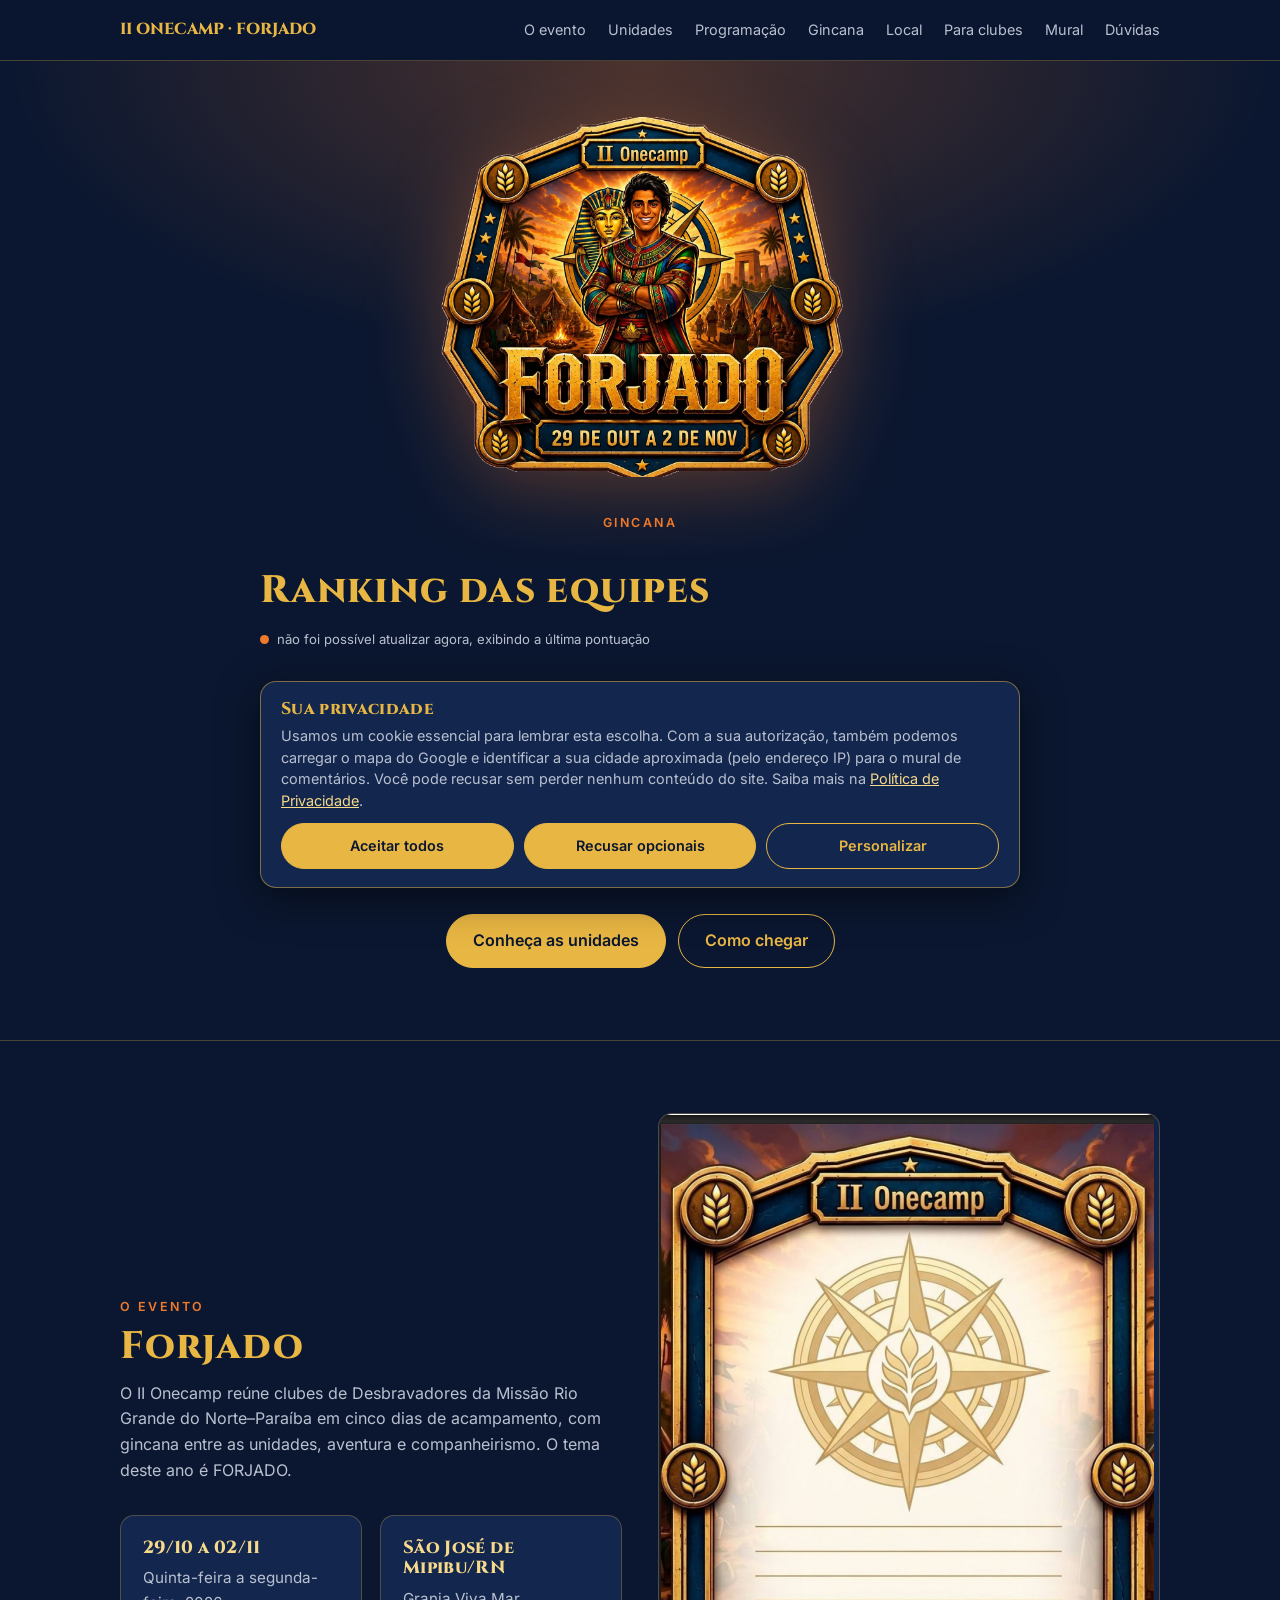
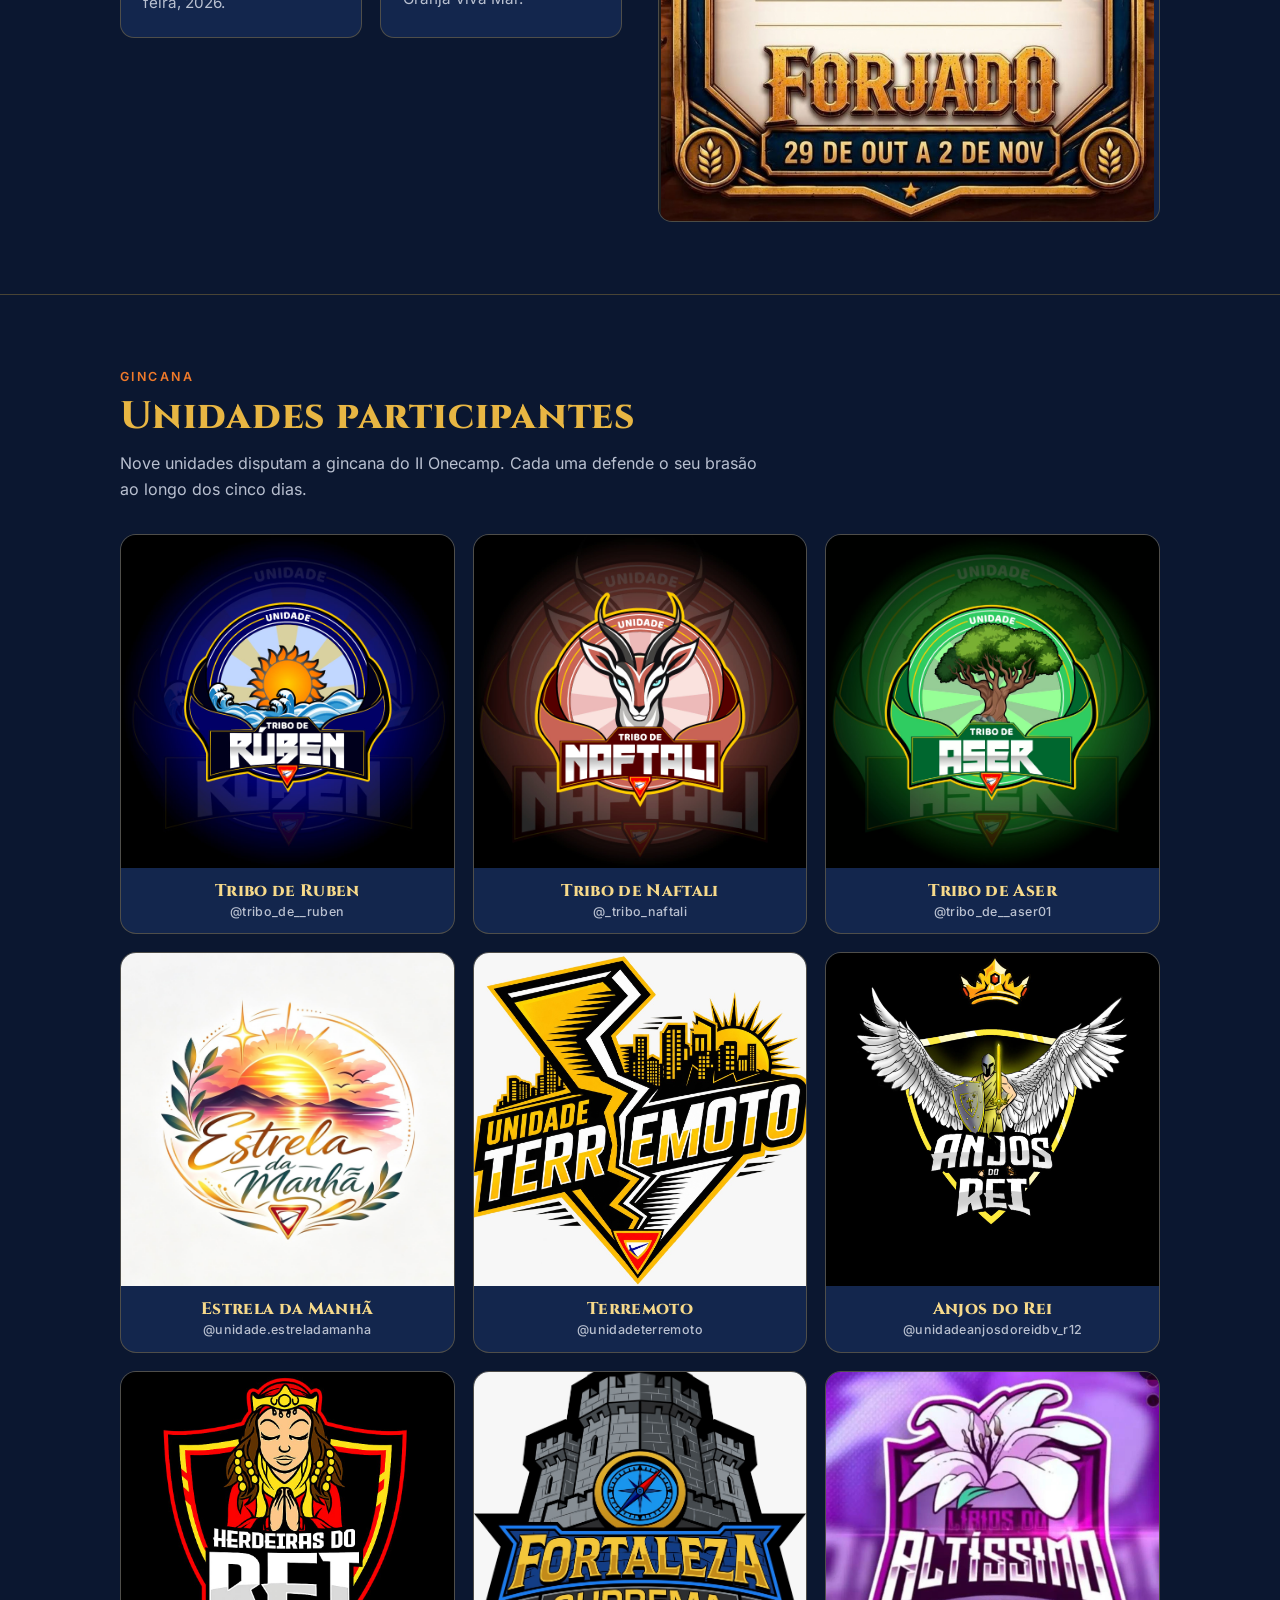
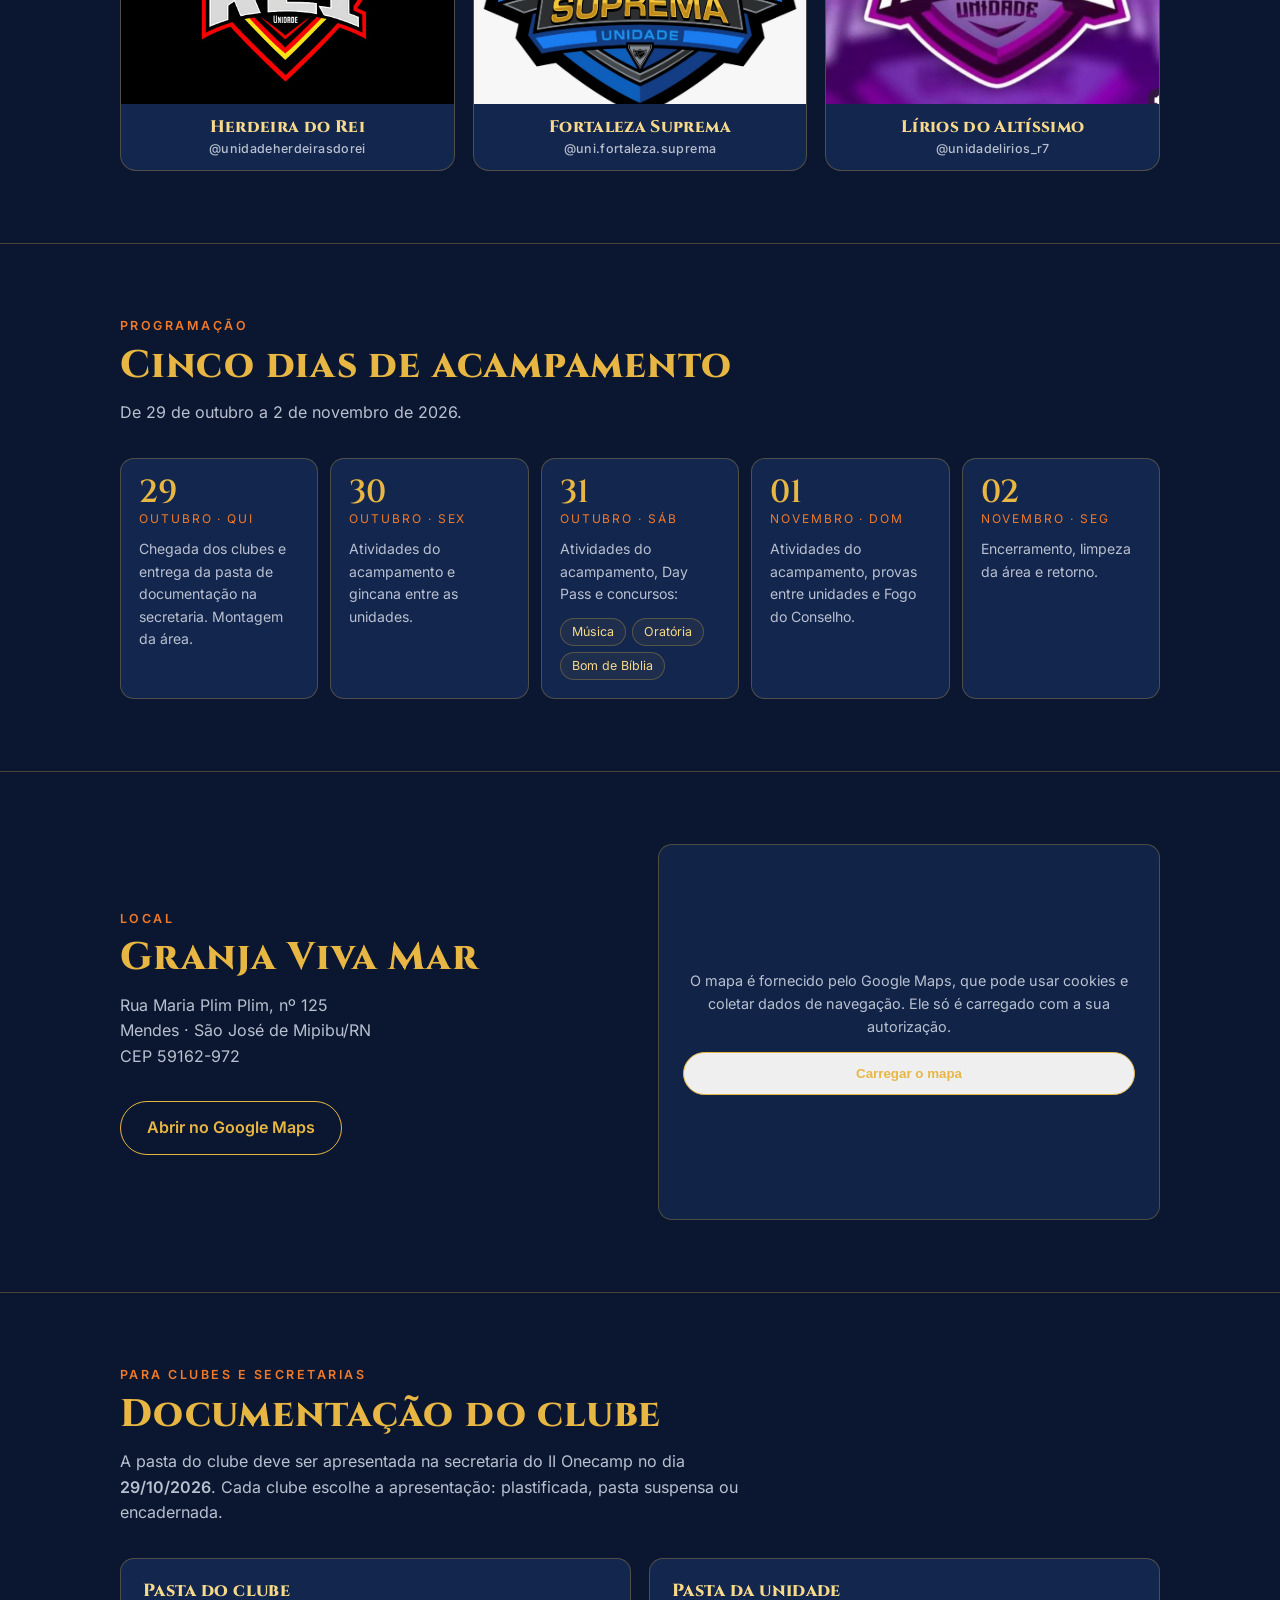
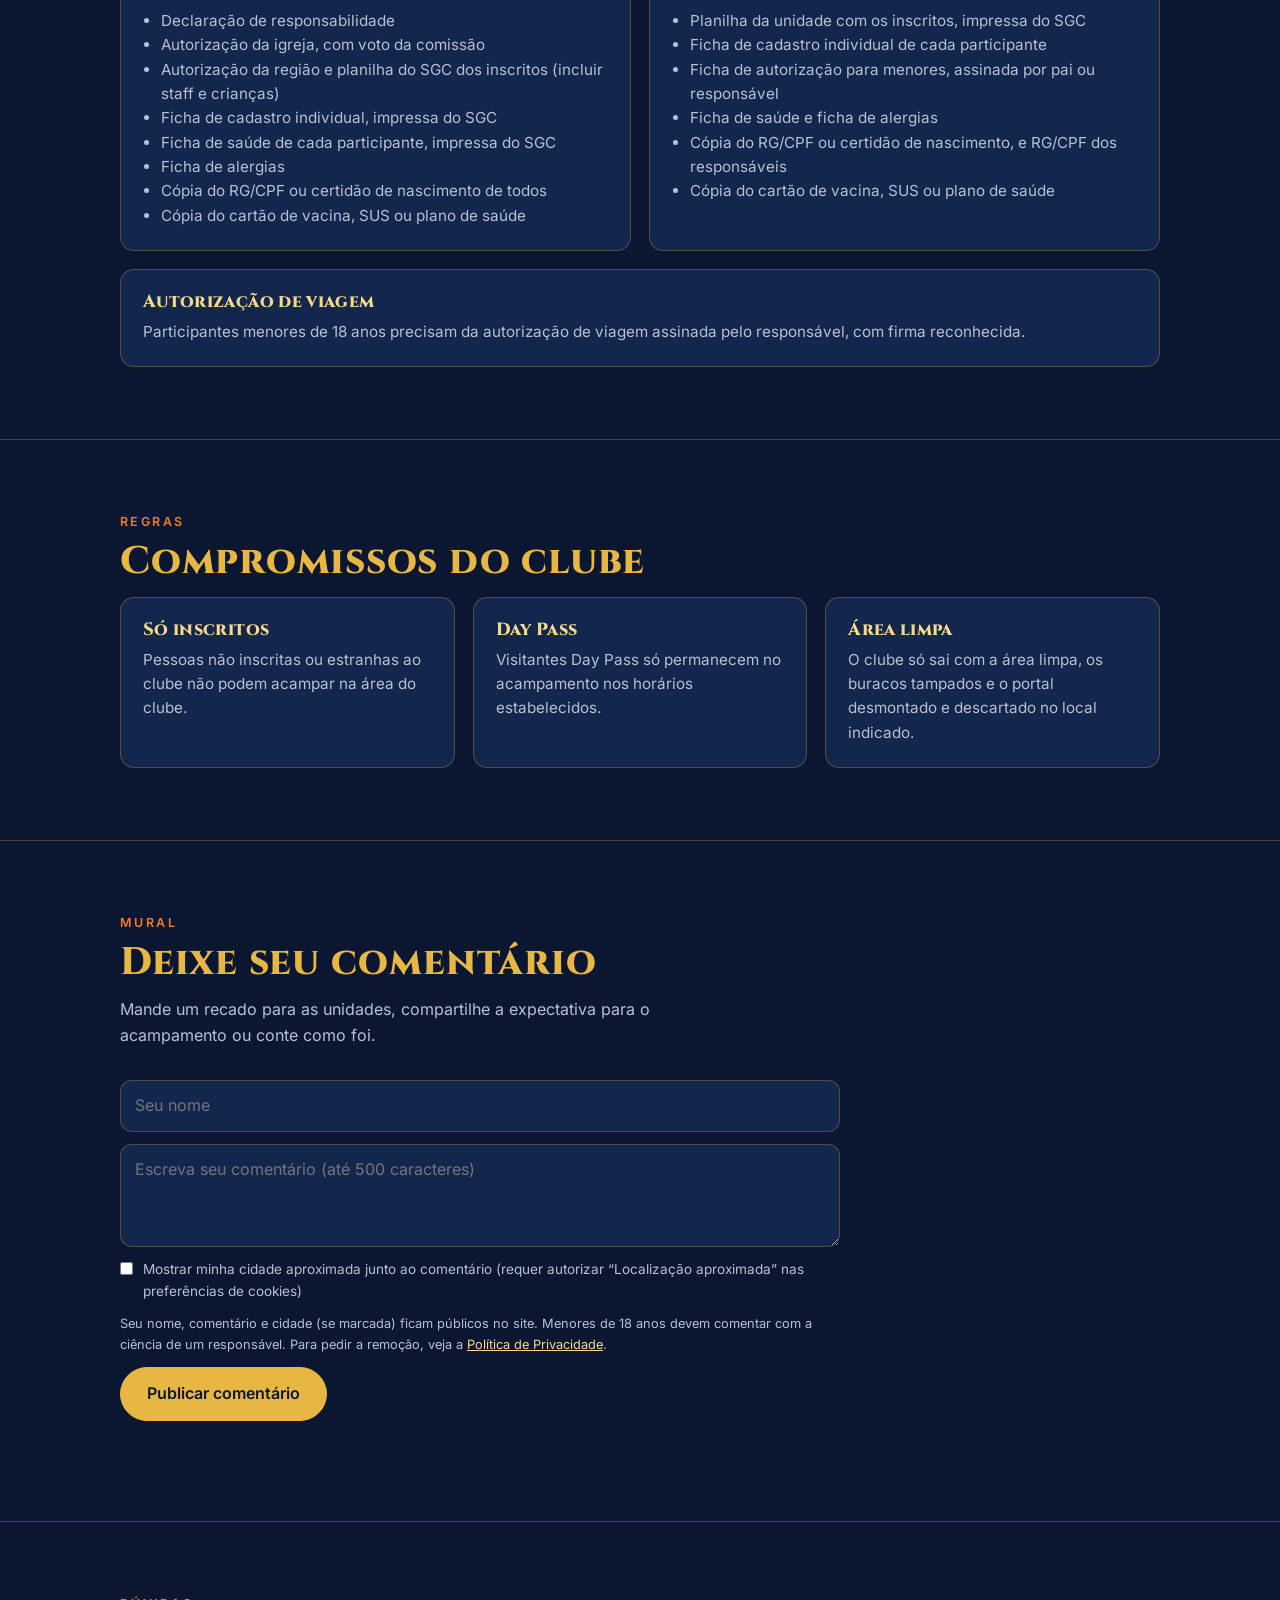
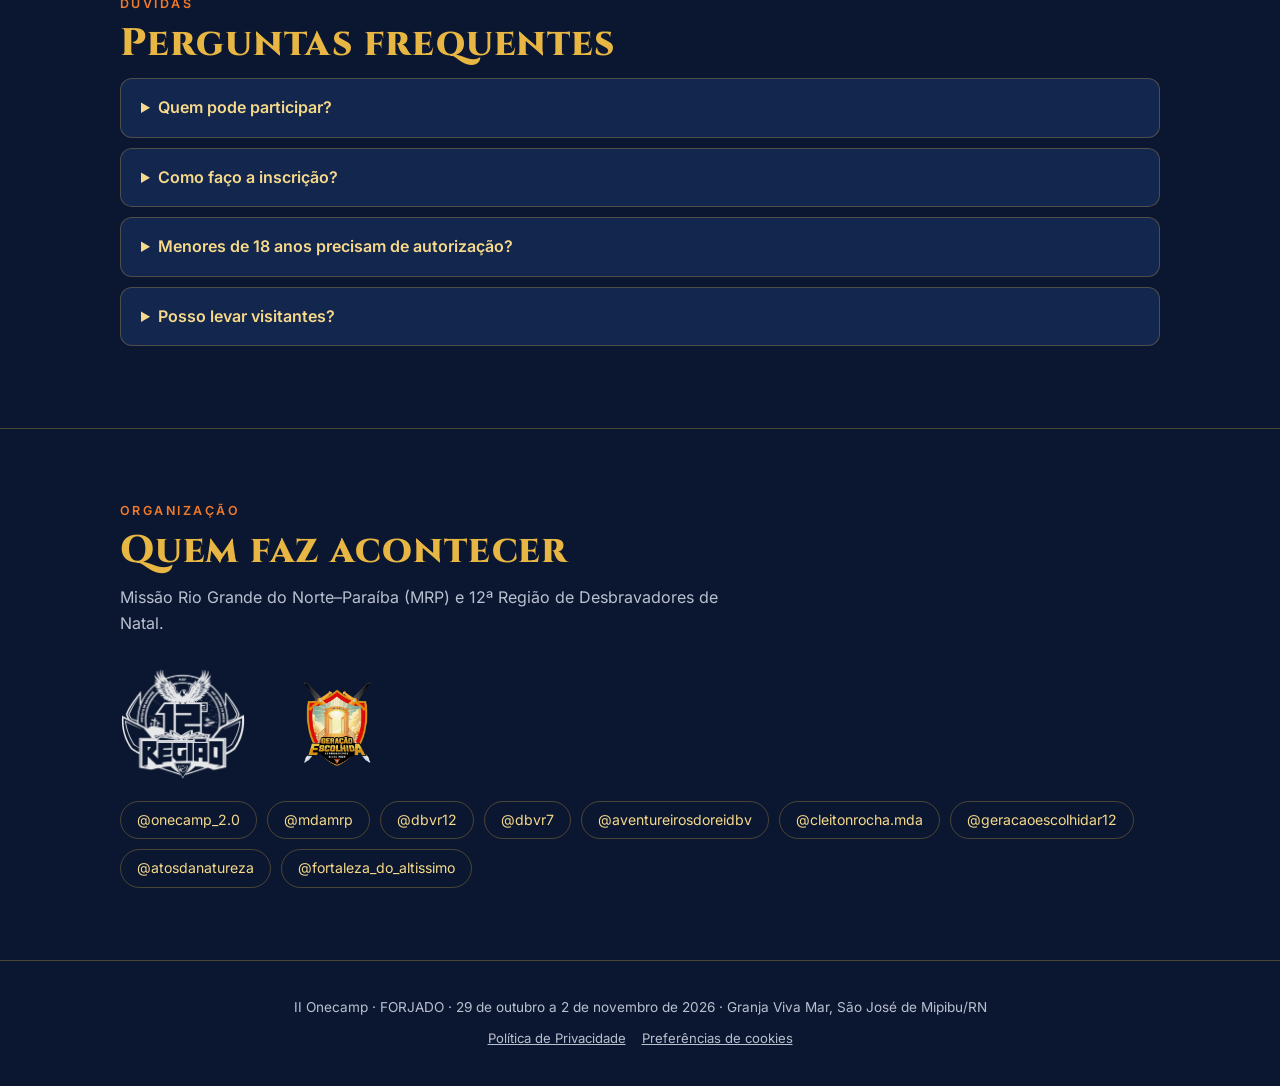
<file: index.html>
<!doctype html>
<html lang="pt-BR">
<head>
<meta charset="utf-8">
<meta name="viewport" content="width=device-width, initial-scale=1">
<title>II Onecamp FORJADO — 29 de outubro a 2 de novembro de 2026</title>
<meta name="description" content="II Onecamp de Desbravadores — FORJADO. De 29 de outubro a 2 de novembro de 2026, na Granja Viva Mar, São José de Mipibu/RN.">
<link rel="icon" href="/favicon.ico" sizes="any">
<link rel="icon" type="image/png" sizes="32x32" href="/favicon-32.png">
<link rel="icon" type="image/png" sizes="192x192" href="/favicon-192.png">
<link rel="apple-touch-icon" href="/apple-touch-icon.png">
<meta name="theme-color" content="#0b1730">
<link rel="stylesheet" href="css/fonts.css?v=1">
<style>
:root{
  --navy:#0b1730; --navy-2:#112347; --gold:#e8b643; --gold-2:#f6d98a;
  --sun:#f07a2a; --ink:#f4efe3; --muted:#b9c0d0; --card:#13264d; --line:rgba(232,182,67,.28);
}
*{box-sizing:border-box;margin:0;padding:0}
html{scroll-behavior:smooth}
body{font-family:Inter,system-ui,sans-serif;background:var(--navy);color:var(--ink);line-height:1.6}
img{max-width:100%;display:block}
a{color:inherit}
.wrap{max-width:1080px;margin:0 auto;padding:0 20px}
h1,h2,h3{font-family:Cinzel,serif;letter-spacing:.02em;line-height:1.15}
h2{font-size:clamp(1.7rem,4vw,2.4rem);color:var(--gold);margin-bottom:12px}
.eyebrow{font-size:.78rem;letter-spacing:.2em;text-transform:uppercase;color:var(--sun);font-weight:600;margin-bottom:8px}
section{padding:72px 0;border-top:1px solid var(--line)}
.lead{color:var(--muted);max-width:640px;margin-bottom:32px}

/* nav */
header{position:sticky;top:0;z-index:20;background:rgba(11,23,48,.92);backdrop-filter:blur(8px);border-bottom:1px solid var(--line)}
nav{display:flex;align-items:center;justify-content:space-between;height:60px}
nav .brand{font-family:Cinzel,serif;font-weight:800;color:var(--gold);text-decoration:none}
nav ul{display:flex;gap:22px;list-style:none;font-size:.9rem}
nav ul a{text-decoration:none;color:var(--muted)}
nav ul a:hover{color:var(--gold-2)}
@media(max-width:820px){nav ul{display:none}}

/* hero */
.hero{padding:56px 0 72px;border:0;background:
  radial-gradient(900px 420px at 50% 0%,rgba(240,122,42,.28),transparent 70%),var(--navy)}
.hero .wrap{display:grid;gap:28px;justify-items:center;text-align:center}
.hero img.logo{width:min(440px,86vw);filter:drop-shadow(0 12px 40px rgba(240,122,42,.35))}
.hero p{max-width:560px;color:var(--muted)}
.btns{display:flex;gap:12px;flex-wrap:wrap;justify-content:center}
.btn{display:inline-block;padding:13px 26px;border-radius:999px;font-weight:600;text-decoration:none;border:1.5px solid var(--gold)}
.btn.primary{background:var(--gold);color:var(--navy)}
.btn.primary:hover{background:var(--gold-2)}
.btn.ghost{color:var(--gold)}
.btn.ghost:hover{background:rgba(232,182,67,.12)}
.count{display:flex;gap:12px}
.count div{background:var(--card);border:1px solid var(--line);border-radius:12px;padding:12px 16px;min-width:76px}
.count b{display:block;font-family:Cinzel,serif;font-size:1.9rem;color:var(--gold)}
.count span{font-size:.72rem;letter-spacing:.14em;text-transform:uppercase;color:var(--muted)}

/* grids */
.grid{display:grid;gap:18px}
.g2{grid-template-columns:repeat(2,1fr)}
.g3{grid-template-columns:repeat(3,1fr)}
@media(max-width:820px){.g2,.g3{grid-template-columns:1fr}}
.card{background:var(--card);border:1px solid var(--line);border-radius:14px;padding:22px}
.card h3{font-size:1.1rem;color:var(--gold-2);margin-bottom:8px}
.card p,.card li{color:var(--muted);font-size:.95rem}
.card ul{padding-left:18px}
.split{display:grid;grid-template-columns:1fr 1fr;gap:36px;align-items:center}
@media(max-width:820px){.split{grid-template-columns:1fr}}
.frame{border-radius:14px;overflow:hidden;border:1px solid var(--line);background:var(--navy-2)}

/* programação */
.days{display:grid;grid-template-columns:repeat(5,1fr);gap:12px}
@media(max-width:900px){.days{grid-template-columns:1fr}}
.day{background:var(--card);border:1px solid var(--line);border-radius:14px;padding:18px}
.day .d{font-family:Cinzel,serif;font-size:2rem;color:var(--gold);line-height:1}
.day .m{font-size:.75rem;letter-spacing:.16em;text-transform:uppercase;color:var(--sun);margin-bottom:10px}
.day p{font-size:.88rem;color:var(--muted)}
.day ul{list-style:none;margin:12px 0 0;padding:0;display:flex;flex-wrap:wrap;gap:6px}
.day li{border:1px solid var(--line);border-radius:999px;padding:3px 11px;font-size:.78rem;color:var(--gold-2);background:rgba(232,182,67,.06)}

/* mural de comentários */
#mural[hidden]{display:none}
.mform{display:grid;gap:12px;max-width:720px;margin-bottom:28px}
.mform input[type=text],.mform textarea{width:100%;background:var(--card);color:var(--ink);border:1px solid var(--line);border-radius:12px;padding:12px 14px;font:inherit;resize:vertical}
.mform input:focus,.mform textarea:focus{outline:2px solid var(--gold);outline-offset:1px}
.mchk{display:flex;gap:10px;align-items:flex-start;font-size:.85rem;color:var(--muted);cursor:pointer}
.mchk input{margin-top:3px;accent-color:var(--gold)}
.mnote{font-size:.8rem;color:var(--muted)}.mnote a{color:var(--gold-2)}
footer .foot-links{margin-top:10px}
.mrow{display:flex;gap:14px;align-items:center;flex-wrap:wrap}
.mrow .btn{cursor:pointer;font:inherit;font-weight:600}
.mrow .btn:disabled{opacity:.6;cursor:wait}
#m-msg{font-size:.88rem;color:var(--muted)}
.mlist{display:grid;gap:12px;max-width:720px}
.mitem{background:var(--card);border:1px solid var(--line);border-radius:14px;padding:14px 18px}
.mitem .mh{display:flex;justify-content:space-between;gap:10px;flex-wrap:wrap;margin-bottom:6px}
.mitem b{color:var(--gold-2)}
.mitem small{color:var(--muted);font-size:.78rem}
.mitem p{color:var(--ink);font-size:.95rem;white-space:pre-wrap;overflow-wrap:anywhere}
/* ranking no topo (depois do início do evento) */
.hero #ranking.in-hero{width:100%;max-width:760px;padding:8px 0 0;border:0;text-align:left}
.hero #ranking.in-hero .wrap{padding:0}
/* ranking */
.rank-head{display:flex;justify-content:space-between;align-items:flex-end;gap:16px;flex-wrap:wrap;margin-bottom:18px}
.live{display:flex;align-items:center;gap:8px;font-size:.82rem;color:var(--muted)}
.dot{width:9px;height:9px;border-radius:50%;background:#3ecf6e;box-shadow:0 0 0 0 rgba(62,207,110,.6);animation:pulse 2s infinite}
.dot.off{background:var(--sun);animation:none}
@keyframes pulse{70%{box-shadow:0 0 0 8px rgba(62,207,110,0)}100%{box-shadow:0 0 0 0 rgba(62,207,110,0)}}
#rank-list{list-style:none;display:grid;gap:10px}
.row{display:grid;grid-template-columns:52px 1fr auto;gap:14px;align-items:center;background:var(--card);border:1px solid var(--line);border-radius:14px;padding:14px 18px;position:relative;overflow:hidden}
.row .bar{position:absolute;left:0;top:0;bottom:0;background:linear-gradient(90deg,rgba(232,182,67,.22),transparent);z-index:0;transition:width .6s}
.row>*:not(.bar){position:relative;z-index:1}
.pos{font-family:Cinzel,serif;font-size:1.6rem;color:var(--gold);text-align:center}
.row.p1{border-color:var(--gold);background:#1a2f5e}
.row.p1 .pos::before{content:"🥇 "}
.row.p2 .pos::before{content:"🥈 "}
.row.p3 .pos::before{content:"🥉 "}
.row.p1 .pos,.row.p2 .pos,.row.p3 .pos{font-size:1.3rem}
.ugrid{display:grid;grid-template-columns:repeat(3,minmax(0,1fr));gap:18px}
@media(max-width:820px){.ugrid{grid-template-columns:repeat(2,minmax(0,1fr))}}
@media(max-width:420px){.ugrid{grid-template-columns:1fr}}
.ucard{background:var(--card);border:1px solid var(--line);border-radius:16px;overflow:hidden;text-align:center;transition:transform .25s,border-color .25s}
.ucard:hover{transform:translateY(-4px);border-color:var(--gold)}
.ucard img{width:100%;aspect-ratio:1/1;object-fit:cover;background:#fff}
.ucard h3{font-size:1.05rem;color:var(--gold-2);padding:14px 12px}
.ucard h3 small{display:block;font-family:Inter,sans-serif;font-weight:500;font-size:.78rem;color:var(--muted);margin-top:4px}
a.ucard{display:block;color:inherit;text-decoration:none}
.row a{display:block;line-height:0}
.row{grid-template-columns:52px 56px 1fr auto}
.tlogo{width:56px;height:56px;border-radius:12px;object-fit:cover;background:#fff;border:1px solid var(--line)}
.tlogo.ini{display:grid;place-items:center;background:var(--navy-2);color:var(--gold);font-family:Cinzel,serif;font-weight:800}
@media(max-width:560px){.row{grid-template-columns:40px 44px 1fr auto}.tlogo{width:44px;height:44px}}
.team{font-weight:600;font-size:1.05rem}
.club{color:var(--muted);font-size:.85rem}
.pts{font-family:Cinzel,serif;font-size:1.7rem;color:var(--gold-2);text-align:right;line-height:1}
.pts small{display:block;font-family:Inter,sans-serif;font-size:.68rem;letter-spacing:.14em;text-transform:uppercase;color:var(--muted);margin-top:4px}
.empty{padding:28px;text-align:center;color:var(--muted);border:1.5px dashed var(--line);border-radius:14px}
@media(max-width:560px){.row{padding:12px}.pts{font-size:1.4rem}}

/* galeria */

/* faq */
details{background:var(--card);border:1px solid var(--line);border-radius:12px;padding:16px 20px;margin-bottom:10px}
summary{cursor:pointer;font-weight:600;color:var(--gold-2)}
details p{color:var(--muted);margin-top:10px;font-size:.95rem}

/* org */
.orgs{display:flex;gap:36px;align-items:center;flex-wrap:wrap}
.orgs img{height:110px;width:auto}
.orgs img.inv{filter:brightness(0) invert(1);opacity:.9}
.tags{display:flex;gap:10px;flex-wrap:wrap;margin-top:22px}
.tags a{text-decoration:none;border:1px solid var(--line);border-radius:999px;padding:7px 16px;font-size:.88rem;color:var(--gold-2)}
.tags a:hover{background:rgba(232,182,67,.12)}
footer{padding:36px 0;border-top:1px solid var(--line);text-align:center;color:var(--muted);font-size:.85rem}
</style>
</head>
<body>

<header>
  <div class="wrap">
    <nav>
      <a class="brand" href="#inicio">II ONECAMP · FORJADO</a>
      <ul>
        <li><a href="#evento">O evento</a></li>
        <li><a href="#unidades">Unidades</a></li>
        <li><a href="#programacao">Programação</a></li>
        <li><a href="#ranking">Gincana</a></li>
        <li><a href="#local">Local</a></li>
        <li><a href="#clubes">Para clubes</a></li>
        <li><a href="#faq">Dúvidas</a></li>
      </ul>
    </nav>
  </div>
</header>

<section class="hero" id="inicio">
  <div class="wrap">
    <img class="logo" src="img/logo-forjado-onecamp-transp.png" alt="Logo do II Onecamp — FORJADO, 29 de outubro a 2 de novembro">
    <div class="count" id="count" aria-label="Contagem regressiva">
      <div><b id="cd-d">--</b><span>dias</span></div>
      <div><b id="cd-h">--</b><span>horas</span></div>
      <div><b id="cd-m">--</b><span>min</span></div>
      <div><b id="cd-s">--</b><span>seg</span></div>
    </div>
    <p>O acampamento de Desbravadores do Rio Grande do Norte e Paraíba. Cinco dias para ser forjado em fé, amizade e aventura.</p>
    <div class="btns">
      <a class="btn primary" href="#unidades">Conheça as unidades</a>
      <a class="btn ghost" href="#local">Como chegar</a>
    </div>
  </div>
</section>

<section id="evento">
  <div class="wrap split">
    <div>
      <div class="eyebrow">O evento</div>
      <h2>Forjado</h2>
      <p class="lead">O II Onecamp reúne clubes de Desbravadores da Missão Rio Grande do Norte–Paraíba em cinco dias de acampamento, com gincana entre as unidades, aventura e companheirismo. O tema deste ano é FORJADO.</p>
      <div class="grid g2">
        <div class="card"><h3>29/10 a 02/11</h3><p>Quinta-feira a segunda-feira, 2026.</p></div>
        <div class="card"><h3>São José de Mipibu/RN</h3><p>Granja Viva Mar.</p></div>
      </div>
    </div>
    <div class="frame"><img src="img/moldura-forjado-datas.png" alt="Moldura do II Onecamp FORJADO com bússola e datas"></div>
  </div>
</section>

<section id="unidades">
  <div class="wrap">
    <div class="eyebrow">Gincana</div>
    <h2>Unidades participantes</h2>
    <p class="lead">Nove unidades disputam a gincana do II Onecamp. Cada uma defende o seu brasão ao longo dos cinco dias.</p>
    <div class="ugrid" id="ugrid"></div>
  </div>
</section>

<section id="programacao">
  <div class="wrap">
    <div class="eyebrow">Programação</div>
    <h2>Cinco dias de acampamento</h2>
    <p class="lead">De 29 de outubro a 2 de novembro de 2026.</p>
    <div class="days">
      <div class="day"><div class="d">29</div><div class="m">outubro · qui</div><p>Chegada dos clubes e entrega da pasta de documentação na secretaria. Montagem da área.</p></div>
      <div class="day"><div class="d">30</div><div class="m">outubro · sex</div><p>Atividades do acampamento e gincana entre as unidades.</p></div>
      <div class="day"><div class="d">31</div><div class="m">outubro · sáb</div><p>Atividades do acampamento, Day Pass e concursos:</p><ul><li>Música</li><li>Oratória</li><li>Bom de Bíblia</li></ul></div>
      <div class="day"><div class="d">01</div><div class="m">novembro · dom</div><p>Atividades do acampamento, provas entre unidades e Fogo do Conselho.</p></div>
      <div class="day"><div class="d">02</div><div class="m">novembro · seg</div><p>Encerramento, limpeza da área e retorno.</p></div>
    </div>
  </div>
</section>

<section id="ranking">
  <div class="wrap">
    <div class="eyebrow">Gincana</div>
    <div class="rank-head">
      <h2 style="margin:0">Ranking das equipes</h2>
      <div class="live"><span class="dot" id="dot"></span><span id="stamp">carregando pontuação…</span></div>
    </div>
    <p class="lead">Acompanhe a pontuação das unidades ao longo do evento. O ranking é atualizado automaticamente.</p>
    <ol id="rank-list"></ol>
  </div>
</section>

<section id="local">
  <div class="wrap split">
    <div>
      <div class="eyebrow">Local</div>
      <h2>Granja Viva Mar</h2>
      <p class="lead">Rua Maria Plim Plim, nº 125<br>Mendes · São José de Mipibu/RN<br>CEP 59162-972</p>
      <a class="btn ghost" target="_blank" rel="noopener" href="https://www.google.com/maps/search/?api=1&query=-6.00604,-35.3059675">Abrir no Google Maps</a>
    </div>
    <div class="frame" id="mapa-slot" style="aspect-ratio:4/3"></div>
  </div>
</section>

<section id="clubes">
  <div class="wrap">
    <div class="eyebrow">Para clubes e secretarias</div>
    <h2>Documentação do clube</h2>
    <p class="lead">A pasta do clube deve ser apresentada na secretaria do II Onecamp no dia <strong>29/10/2026</strong>. Cada clube escolhe a apresentação: plastificada, pasta suspensa ou encadernada.</p>
    <div class="grid g2">
      <div class="card">
        <h3>Pasta do clube</h3>
        <ul>
          <li>Declaração de responsabilidade</li>
          <li>Autorização da igreja, com voto da comissão</li>
          <li>Autorização da região e planilha do SGC dos inscritos (incluir staff e crianças)</li>
          <li>Ficha de cadastro individual, impressa do SGC</li>
          <li>Ficha de saúde de cada participante, impressa do SGC</li>
          <li>Ficha de alergias</li>
          <li>Cópia do RG/CPF ou certidão de nascimento de todos</li>
          <li>Cópia do cartão de vacina, SUS ou plano de saúde</li>
        </ul>
      </div>
      <div class="card">
        <h3>Pasta da unidade</h3>
        <ul>
          <li>Planilha da unidade com os inscritos, impressa do SGC</li>
          <li>Ficha de cadastro individual de cada participante</li>
          <li>Ficha de autorização para menores, assinada por pai ou responsável</li>
          <li>Ficha de saúde e ficha de alergias</li>
          <li>Cópia do RG/CPF ou certidão de nascimento, e RG/CPF dos responsáveis</li>
          <li>Cópia do cartão de vacina, SUS ou plano de saúde</li>
        </ul>
      </div>
    </div>
    <div class="card" style="margin-top:18px"><h3>Autorização de viagem</h3><p>Participantes menores de 18 anos precisam da autorização de viagem assinada pelo responsável, com firma reconhecida.</p></div>
  </div>
</section>

<section id="regras">
  <div class="wrap">
    <div class="eyebrow">Regras</div>
    <h2>Compromissos do clube</h2>
    <div class="grid g3">
      <div class="card"><h3>Só inscritos</h3><p>Pessoas não inscritas ou estranhas ao clube não podem acampar na área do clube.</p></div>
      <div class="card"><h3>Day Pass</h3><p>Visitantes Day Pass só permanecem no acampamento nos horários estabelecidos.</p></div>
      <div class="card"><h3>Área limpa</h3><p>O clube só sai com a área limpa, os buracos tampados e o portal desmontado e descartado no local indicado.</p></div>
    </div>
  </div>
</section>

<section id="mural" hidden>
  <div class="wrap">
    <div class="eyebrow">Mural</div>
    <h2>Deixe seu comentário</h2>
    <p class="lead">Mande um recado para as unidades, compartilhe a expectativa para o acampamento ou conte como foi.</p>
    <form id="mural-form" class="mform" autocomplete="off">
      <input type="text" id="m-nome" maxlength="60" placeholder="Seu nome" required aria-label="Seu nome">
      <textarea id="m-texto" maxlength="500" rows="3" placeholder="Escreva seu comentário (até 500 caracteres)" required aria-label="Comentário"></textarea>
      <input type="text" id="m-site" tabindex="-1" autocomplete="off" aria-hidden="true" style="position:absolute;left:-9999px;opacity:0">
      <label class="mchk"><input type="checkbox" id="m-loc"> Mostrar minha cidade aproximada junto ao comentário (requer autorizar “Localização aproximada” nas preferências de cookies)</label>
      <p class="mnote">Seu nome, comentário e cidade (se marcada) ficam públicos no site. Menores de 18 anos devem comentar com a ciência de um responsável. Para pedir a remoção, veja a <a href="privacidade.html">Política de Privacidade</a>.</p>
      <div class="mrow"><button class="btn primary" type="submit" id="m-btn">Publicar comentário</button><span id="m-msg" role="status"></span></div>
    </form>
    <div id="mural-list" class="mlist"></div>
  </div>
</section>

<section id="faq">
  <div class="wrap">
    <div class="eyebrow">Dúvidas</div>
    <h2>Perguntas frequentes</h2>
    <details><summary>Quem pode participar?</summary><p>Clubes de Desbravadores inscritos no SGC, com staff e crianças incluídos na lista de participantes.</p></details>
    <details><summary>Como faço a inscrição?</summary><p>A inscrição é feita pelo clube, no SGC, e a documentação é entregue na secretaria do evento em 29/10/2026.</p></details>
    <details><summary>Menores de 18 anos precisam de autorização?</summary><p>Sim. É preciso a autorização de viagem assinada pelo responsável, com firma reconhecida.</p></details>
    <details><summary>Posso levar visitantes?</summary><p>Somente no regime Day Pass, dentro dos horários estabelecidos pela organização.</p></details>
  </div>
</section>

<section id="organizacao">
  <div class="wrap">
    <div class="eyebrow">Organização</div>
    <h2>Quem faz acontecer</h2>
    <p class="lead">Missão Rio Grande do Norte–Paraíba (MRP) e 12ª Região de Desbravadores de Natal.</p>
    <div class="orgs">
      <img class="inv" src="img/logo-12-regiao-mrp.png" alt="Logo da 12ª Região de Desbravadores, MRP">
      <img src="img/logo-clube-geracao-escolhida-transp.png" alt="Logo do Clube Geração Escolhida">
    </div>
    <div class="tags">
      <a target="_blank" rel="noopener" href="https://www.instagram.com/onecamp_2.0">@onecamp_2.0</a>
      <a target="_blank" rel="noopener" href="https://www.instagram.com/mdamrp">@mdamrp</a>
      <a target="_blank" rel="noopener" href="https://www.instagram.com/dbvr12">@dbvr12</a>
      <a target="_blank" rel="noopener" href="https://www.instagram.com/dbvr7">@dbvr7</a>
      <a target="_blank" rel="noopener" href="https://www.instagram.com/aventureirosdoreidbv">@aventureirosdoreidbv</a>
      <a target="_blank" rel="noopener" href="https://www.instagram.com/cleitonrocha.mda">@cleitonrocha.mda</a>
      <a target="_blank" rel="noopener" href="https://www.instagram.com/geracaoescolhidar12">@geracaoescolhidar12</a>
      <a target="_blank" rel="noopener" href="https://www.instagram.com/atosdanatureza">@atosdanatureza</a>
      <a target="_blank" rel="noopener" href="https://www.instagram.com/fortaleza_do_altissimo">@fortaleza_do_altissimo</a>
    </div>
  </div>
</section>

<footer>
  <div class="wrap">II Onecamp · FORJADO · 29 de outubro a 2 de novembro de 2026 · Granja Viva Mar, São José de Mipibu/RN
    <div class="foot-links"><a href="privacidade.html">Política de Privacidade</a><button type="button" data-cookie-prefs>Preferências de cookies</button></div>
  </div>
</footer>
<script src="js/consent.js?v=1"></script>

<script src="js/unidades.js?v=20261011"></script>
<script>
/* ===== RANKING DA GINCANA =====
   1) No Google Sheets: Arquivo > Compartilhar > Publicar na Web > aba "Equipes" > formato CSV > Publicar.
   2) Cole o link gerado abaixo. Colunas: UNIDADE e PONTOS (cabeçalho na linha 1). */
var SHEET_CSV_URL = 'https://docs.google.com/spreadsheets/d/e/2PACX-1vRXOap04bPXzti3Mkm43NvLbHdXUtxjz2MmsH93qqIpLgcWxMowr_-F2Py94NjdVXaKJ25S2aziRkeU/pub?output=csv';
var REFRESH_MS = 30000;
(function(){
  var list=document.getElementById('rank-list'), stamp=document.getElementById('stamp'),
      dot=document.getElementById('dot');
  var UN=window.UNIDADES||[];
  function key(s){return s.toLowerCase().normalize('NFD').replace(/[̀-ͯ]/g,'').replace(/^unidade\s+/,'').replace(/\s+/g,' ').trim()}
  UN.forEach(function(u){u.keys=[u.nome].concat(u.apelidos||[]).map(key)});
  function unitOf(name){var k=key(name);for(var i=0;i<UN.length;i++){if(UN[i].keys.indexOf(k)>-1)return UN[i]}return null}
  var ug=document.getElementById('ugrid');
  function igUrl(u){return u.instagram?'https://www.instagram.com/'+String(u.instagram).replace(/^@/,'')+'/':''}
  if(ug)ug.innerHTML=UN.map(function(u){
    var inner='<img src="'+u.logo+'" alt="Brasão da unidade '+u.nome+'" loading="lazy"><h3>'+u.nome+(u.instagram?'<small>@'+String(u.instagram).replace(/^@/,'')+'</small>':'')+'</h3>';
    return igUrl(u)?'<a class="ucard" target="_blank" rel="noopener" href="'+igUrl(u)+'" aria-label="Instagram da unidade '+u.nome+'">'+inner+'</a>':'<div class="ucard">'+inner+'</div>';
  }).join('');
  function parseCSV(t){
    var rows=[],r=[],c='',q=false,i,ch;
    for(i=0;i<t.length;i++){ch=t[i];
      if(q){ if(ch=='"'){ if(t[i+1]=='"'){c+='"';i++;} else q=false; } else c+=ch; }
      else if(ch=='"') q=true;
      else if(ch==','||ch==';'){r.push(c);c='';}
      else if(ch=='\n'||ch=='\r'){ if(ch=='\r'&&t[i+1]=='\n')i++; r.push(c);c=''; if(r.some(function(x){return x.trim()}))rows.push(r); r=[]; }
      else c+=ch; }
    r.push(c); if(r.some(function(x){return x.trim()}))rows.push(r);
    return rows;
  }
  function norm(s){return s.toLowerCase().normalize('NFD').replace(/[̀-ͯ]/g,'').trim()}
  function toTeams(csv){
    var rows=parseCSV(csv); if(rows.length<2) return [];
    var h=rows[0].map(norm), ie=h.indexOf('unidade'), ic=h.indexOf('clube'), ip=h.indexOf('pontos');
    if(ie<0)ie=h.indexOf('equipe');
    if(ie<0||ip<0){ie=0;ic=-1;ip=1;}
    return rows.slice(1).map(function(r){
      var p=parseFloat(String(r[ip]||'').replace(/\./g,'').replace(',','.'));
      return {t:(r[ie]||'').trim(), c:ic>=0?(r[ic]||'').trim():'', p:isNaN(p)?0:p};
    }).filter(function(x){return x.t});
  }
  function esc(s){return s.replace(/[&<>"]/g,function(m){return {'&':'&amp;','<':'&lt;','>':'&gt;','"':'&quot;'}[m]})}
  function merge(teams){
    var pts={}, extra=[];
    teams.forEach(function(x){var u=unitOf(x.t); if(u)pts[u.nome]=(pts[u.nome]||0)+x.p; else extra.push(x);});
    return UN.map(function(u){return {t:u.nome,u:u,p:pts[u.nome]||0}}).concat(extra);
  }
  function render(teams){
    teams=merge(teams);
    if(!teams.length){list.innerHTML='<li class="empty">A gincana ainda não começou. Os pontos aparecem aqui assim que forem lançados.</li>';return;}
    teams.sort(function(a,b){return b.p-a.p||a.t.localeCompare(b.t)});
    var max=Math.max(teams[0].p,1), pos=0, prev=null;
    list.innerHTML=teams.map(function(x,i){
      if(x.p!==prev){pos=i+1;prev=x.p;}
      var cls=pos<=3?' p'+pos:'';
      return '<li class="row'+cls+'"><span class="bar" style="width:'+Math.round(x.p/max*100)+'%"></span>'+
        '<span class="pos">'+pos+'º'+'</span>'+
        (x.u?(igUrl(x.u)?'<a href="'+igUrl(x.u)+'" target="_blank" rel="noopener" aria-label="Instagram da unidade '+esc(x.t)+'">':'')+'<img class="tlogo" src="'+x.u.logo+'" alt="" loading="lazy">'+(igUrl(x.u)?'</a>':''):'<span class="tlogo ini">'+esc(x.t.charAt(0).toUpperCase())+'</span>')+
        '<span><span class="team">'+esc(x.t)+'</span>'+(x.c?'<br><span class="club">'+esc(x.c)+'</span>':'')+'</span>'+
        '<span class="pts">'+x.p.toLocaleString('pt-BR')+'<small>pontos</small></span></li>';
    }).join('');
  }
  function ok(){dot.className='dot';stamp.textContent='atualizado às '+new Date().toLocaleTimeString('pt-BR')}
  function fail(){dot.className='dot off';stamp.textContent='não foi possível atualizar agora, exibindo a última pontuação'}
  function load(){
    if(!SHEET_CSV_URL){render([]);ok();return;}
    fetch(SHEET_CSV_URL+(SHEET_CSV_URL.indexOf('?')>-1?'&':'?')+'t='+Date.now(),{cache:'no-store'})
      .then(function(r){if(!r.ok)throw 0;return r.text()})
      .then(function(t){render(toTeams(t));ok()})
      .catch(fail);
  }
  load(); setInterval(load,REFRESH_MS);
})();
</script>
<script>
/* ===== MURAL DE COMENTÁRIOS =====
   Endereço do app da planilha de comentários (Google Apps Script). Vazio = mural oculto. */
var COMMENTS_API_URL = 'https://script.google.com/macros/s/AKfycbyQbGs1VbW3PxDNeV2TuyMXC0S5wTaIN5xAyajwHLlNMsrPhk9hpG0W9OMiQqh2iVt9/exec';
(function(){
  var sec=document.getElementById('mural'); if(!COMMENTS_API_URL||!sec)return;
  sec.hidden=false;
  var nav=document.querySelector('nav ul'); if(nav){var li=document.createElement('li');li.innerHTML='<a href="#mural">Mural</a>';var ref=nav.querySelector('a[href="#faq"]');nav.insertBefore(li,ref?ref.parentNode:null);}
  var form=document.getElementById('mural-form'), list=document.getElementById('mural-list'), msg=document.getElementById('m-msg'), btn=document.getElementById('m-btn');
  function ago(iso){var s=(Date.now()-new Date(iso).getTime())/1000; if(isNaN(s))return ''; if(s<60)return 'agora'; if(s<3600)return 'há '+Math.floor(s/60)+' min'; if(s<86400)return 'há '+Math.floor(s/3600)+' h'; return 'há '+Math.floor(s/86400)+' d';}
  function draw(items){
    list.textContent='';
    if(!items.length){var e=document.createElement('div');e.className='empty';e.textContent='Seja o primeiro a comentar.';list.appendChild(e);return;}
    items.forEach(function(c){
      var d=document.createElement('div');d.className='mitem';
      var h=document.createElement('div');h.className='mh';
      var b=document.createElement('b');b.textContent=c.nome;
      var s=document.createElement('small');s.textContent=[c.cidade,ago(c.data)].filter(Boolean).join(' · ');
      h.appendChild(b);h.appendChild(s);
      var p=document.createElement('p');p.textContent=c.texto;
      d.appendChild(h);d.appendChild(p);list.appendChild(d);
    });
  }
  function load(){
    fetch(COMMENTS_API_URL+(COMMENTS_API_URL.indexOf('?')>-1?'&':'?')+'t='+Date.now(),{cache:'no-store'})
      .then(function(r){return r.json()}).then(function(j){draw(j.comentarios||[])}).catch(function(){});
  }
  var locBox=document.getElementById('m-loc');
  locBox.addEventListener('change',function(){
    if(locBox.checked&&window.OneCampConsent&&!OneCampConsent.state().loc){locBox.checked=false;OneCampConsent.open(true);}
  });
  if(window.OneCampConsent)OneCampConsent.onChange(function(s){if(!s.loc)locBox.checked=false;});
  function place(){
    if(!locBox.checked||!window.OneCampConsent)return Promise.resolve('');
    return OneCampConsent.getCity();
  }
  form.addEventListener('submit',function(ev){
    ev.preventDefault();
    var nome=document.getElementById('m-nome').value.trim(), texto=document.getElementById('m-texto').value.trim();
    if(document.getElementById('m-site').value)return;
    if(!nome||!texto)return;
    var last=0;try{last=+localStorage.getItem('mural-last')||0}catch(e){}
    if(Date.now()-last<30000){msg.textContent='Aguarde alguns segundos para enviar outro comentário.';return;}
    btn.disabled=true;msg.textContent='Publicando…';
    place().then(function(cidade){
      return fetch(COMMENTS_API_URL,{method:'POST',mode:'no-cors',headers:{'Content-Type':'text/plain;charset=utf-8'},body:JSON.stringify({nome:nome,texto:texto,cidade:cidade})}).then(function(){return cidade});
    }).then(function(cidade){
      try{localStorage.setItem('mural-last',String(Date.now()))}catch(e){}
      form.reset();
      msg.textContent='Comentário publicado. Obrigado!';
      var first=list.querySelector('.empty');if(first)list.textContent='';
      draw([{nome:nome,texto:texto,cidade:cidade,data:new Date().toISOString()}].concat([].slice.call(list.querySelectorAll('.mitem')).map(function(n){return {nome:n.querySelector('b').textContent,texto:n.querySelector('p').textContent,cidade:(n.querySelector('small').textContent.split(' · ')[0]||''),data:''}})));
      setTimeout(load,4000);
    }).catch(function(){msg.textContent='Não foi possível publicar agora. Tente novamente.';})
      .then(function(){btn.disabled=false;});
  });
  load();setInterval(load,60000);
})();
</script>
<script>
(function(){
  var target=new Date('2026-10-29T00:00:00-03:00').getTime();
  var ids=['d','h','m','s'].map(function(k){return document.getElementById('cd-'+k)});
  var moved=false;
  function showRanking(){
    if(moved)return; moved=true;
    var c=document.getElementById('count'), r=document.getElementById('ranking');
    if(c&&r){r.classList.add('in-hero');c.parentNode.replaceChild(r,c);}
  }
  function tick(){
    if(target-Date.now()<=0)showRanking();
    var t=Math.max(0,target-Date.now());
    var v=[Math.floor(t/864e5),Math.floor(t%864e5/36e5),Math.floor(t%36e5/6e4),Math.floor(t%6e4/1e3)];
    v.forEach(function(n,i){ids[i].textContent=String(n).padStart(2,'0')});
  }
  tick(); setInterval(tick,1000);
})();
</script>
</body>
</html>
</file>
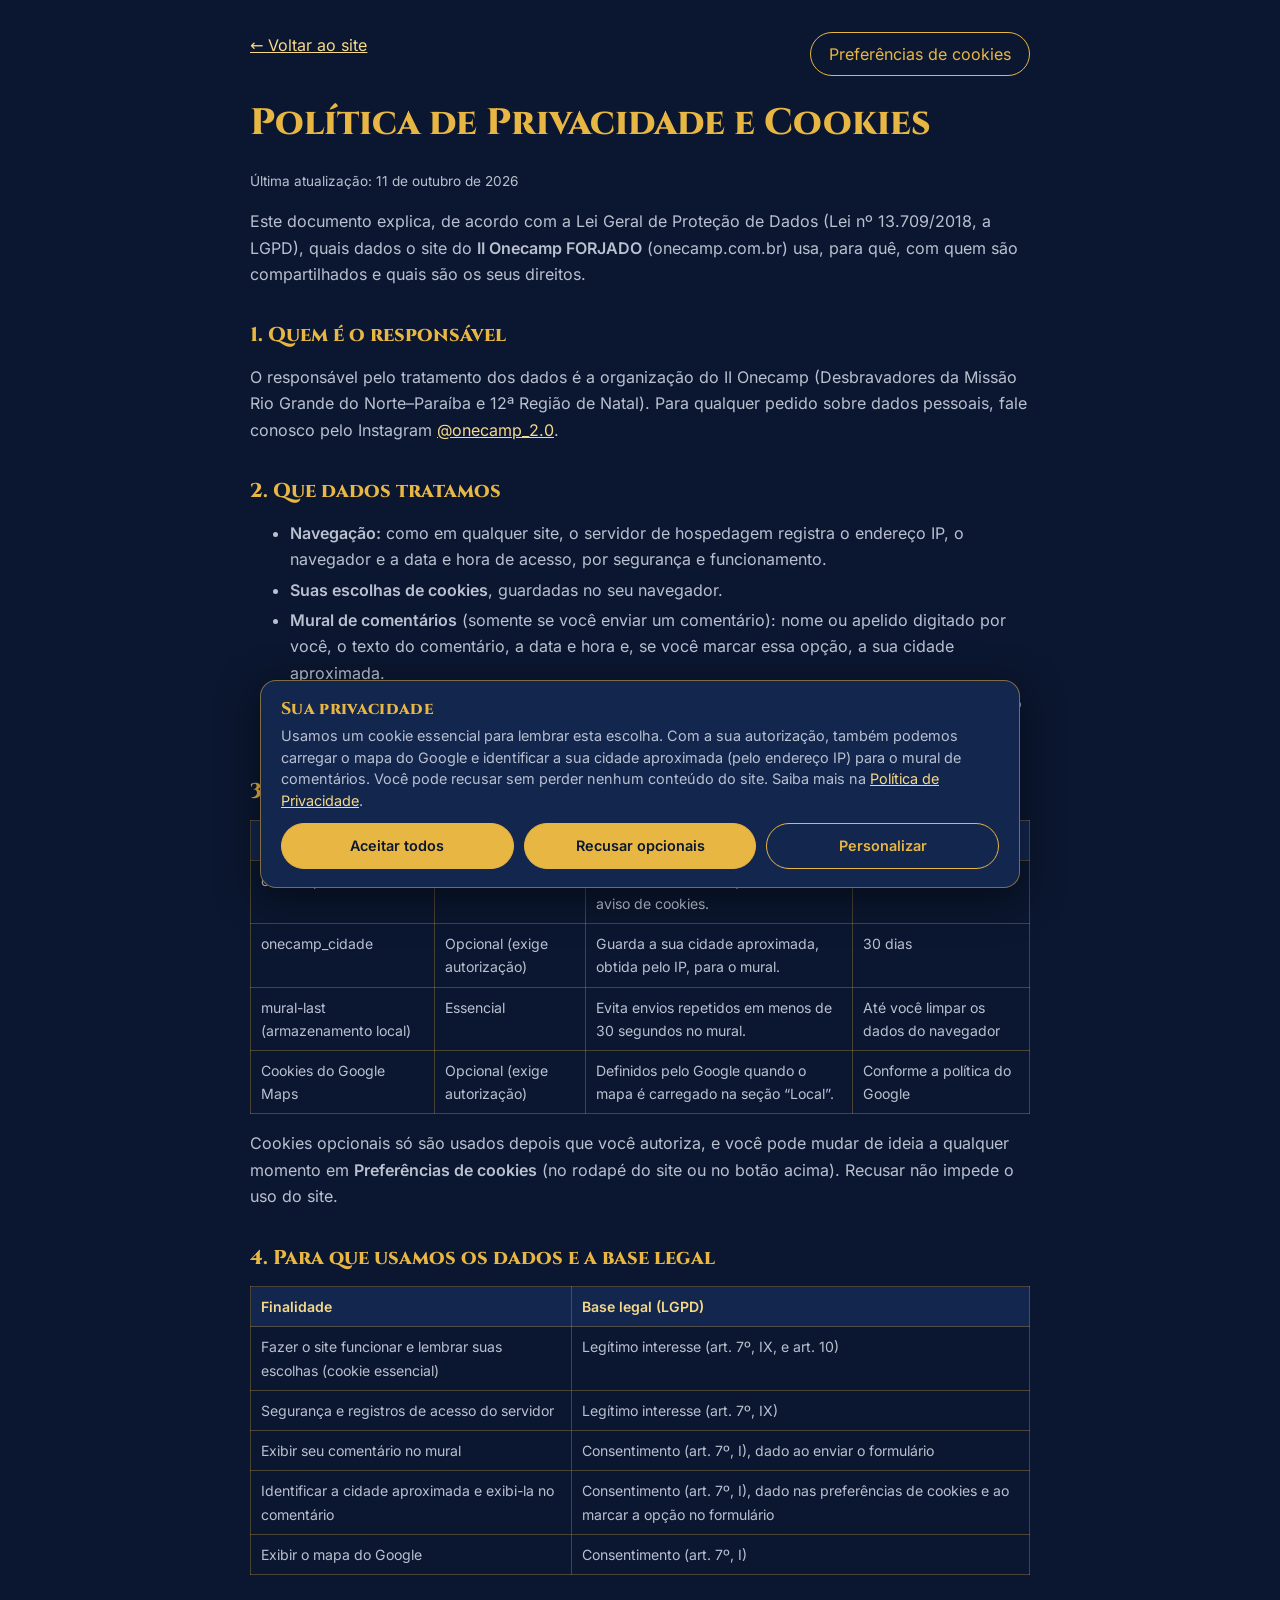
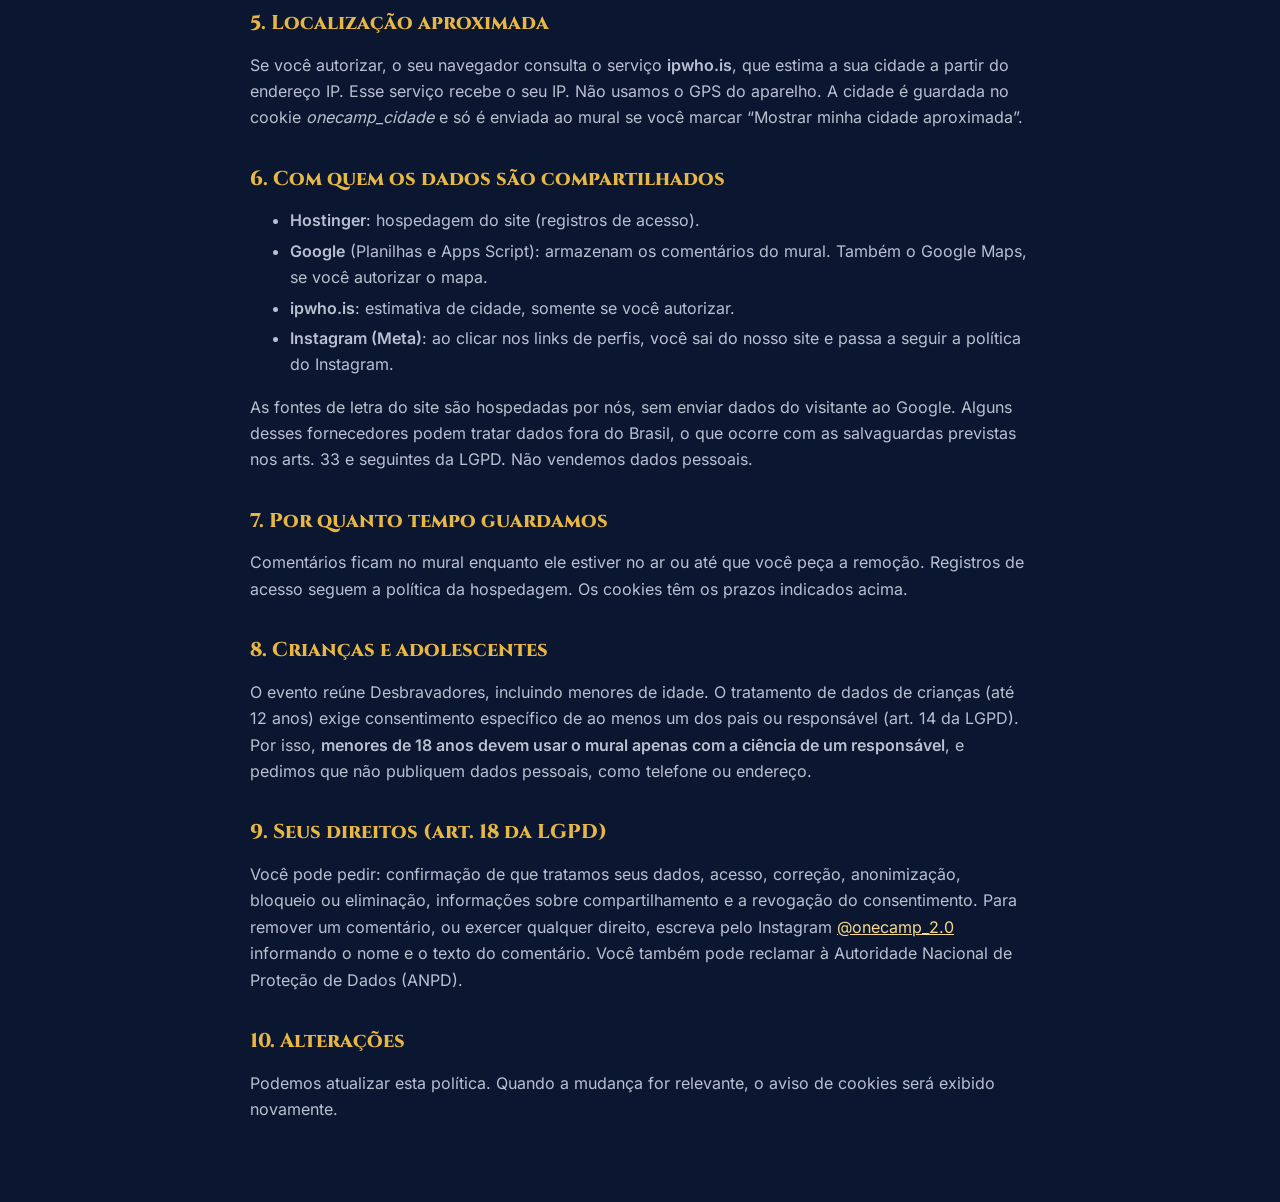
<file: privacidade.html>
<!doctype html>
<html lang="pt-BR">
<head>
<meta charset="utf-8">
<meta name="viewport" content="width=device-width, initial-scale=1">
<title>Política de Privacidade — II Onecamp FORJADO</title>
<meta name="robots" content="noindex">
<link rel="icon" href="/favicon.ico" sizes="any">
<link rel="stylesheet" href="css/fonts.css?v=1">
<style>
:root{--navy:#0b1730;--card:#13264d;--gold:#e8b643;--gold-2:#f6d98a;--ink:#f4efe3;--muted:#b9c0d0;--line:rgba(232,182,67,.28)}
*{box-sizing:border-box}
body{margin:0;font-family:Inter,system-ui,sans-serif;background:var(--navy);color:var(--ink);line-height:1.65}
.wrap{max-width:820px;margin:0 auto;padding:32px 20px 64px}
a{color:var(--gold-2)}
h1,h2{font-family:Cinzel,serif;color:var(--gold);line-height:1.2}
h1{font-size:clamp(1.7rem,4vw,2.3rem)}h2{font-size:1.25rem;margin-top:36px}
p,li{color:var(--muted)}li{margin:4px 0}
table{width:100%;border-collapse:collapse;font-size:.88rem;margin:12px 0}
th,td{border:1px solid var(--line);padding:8px 10px;text-align:left;vertical-align:top;color:var(--muted)}
th{color:var(--gold-2);background:var(--card)}
.top{display:flex;justify-content:space-between;gap:12px;flex-wrap:wrap;margin-bottom:20px}
.btn{font:inherit;color:var(--gold);background:none;border:1.5px solid var(--gold);border-radius:999px;padding:8px 18px;cursor:pointer}
.btn:hover{background:rgba(232,182,67,.12)}
.upd{font-size:.85rem}
</style>
</head>
<body>
<div class="wrap">
  <div class="top"><a href="/">← Voltar ao site</a><button class="btn" type="button" data-cookie-prefs>Preferências de cookies</button></div>
  <h1>Política de Privacidade e Cookies</h1>
  <p class="upd">Última atualização: 11 de outubro de 2026</p>
  <p>Este documento explica, de acordo com a Lei Geral de Proteção de Dados (Lei nº 13.709/2018, a LGPD), quais dados o site do <strong>II Onecamp FORJADO</strong> (onecamp.com.br) usa, para quê, com quem são compartilhados e quais são os seus direitos.</p>

  <h2>1. Quem é o responsável</h2>
  <p>O responsável pelo tratamento dos dados é a organização do II Onecamp (Desbravadores da Missão Rio Grande do Norte–Paraíba e 12ª Região de Natal). Para qualquer pedido sobre dados pessoais, fale conosco pelo Instagram <a href="https://www.instagram.com/onecamp_2.0" target="_blank" rel="noopener">@onecamp_2.0</a>.</p>

  <h2>2. Que dados tratamos</h2>
  <ul>
    <li><strong>Navegação:</strong> como em qualquer site, o servidor de hospedagem registra o endereço IP, o navegador e a data e hora de acesso, por segurança e funcionamento.</li>
    <li><strong>Suas escolhas de cookies</strong>, guardadas no seu navegador.</li>
    <li><strong>Mural de comentários</strong> (somente se você enviar um comentário): nome ou apelido digitado por você, o texto do comentário, a data e hora e, se você marcar essa opção, a sua cidade aproximada.</li>
    <li><strong>Não coletamos</strong> documentos, telefone, e-mail, localização exata (GPS) nem dados sensíveis pelo site.</li>
  </ul>

  <h2>3. Cookies e armazenamento no seu navegador</h2>
  <table>
    <tr><th>Nome</th><th>Tipo</th><th>Para quê</th><th>Duração</th></tr>
    <tr><td>onecamp_consent</td><td>Essencial</td><td>Lembra as escolhas que você fez no aviso de cookies.</td><td>180 dias</td></tr>
    <tr><td>onecamp_cidade</td><td>Opcional (exige autorização)</td><td>Guarda a sua cidade aproximada, obtida pelo IP, para o mural.</td><td>30 dias</td></tr>
    <tr><td>mural-last (armazenamento local)</td><td>Essencial</td><td>Evita envios repetidos em menos de 30 segundos no mural.</td><td>Até você limpar os dados do navegador</td></tr>
    <tr><td>Cookies do Google Maps</td><td>Opcional (exige autorização)</td><td>Definidos pelo Google quando o mapa é carregado na seção “Local”.</td><td>Conforme a política do Google</td></tr>
  </table>
  <p>Cookies opcionais só são usados depois que você autoriza, e você pode mudar de ideia a qualquer momento em <strong>Preferências de cookies</strong> (no rodapé do site ou no botão acima). Recusar não impede o uso do site.</p>

  <h2>4. Para que usamos os dados e a base legal</h2>
  <table>
    <tr><th>Finalidade</th><th>Base legal (LGPD)</th></tr>
    <tr><td>Fazer o site funcionar e lembrar suas escolhas (cookie essencial)</td><td>Legítimo interesse (art. 7º, IX, e art. 10)</td></tr>
    <tr><td>Segurança e registros de acesso do servidor</td><td>Legítimo interesse (art. 7º, IX)</td></tr>
    <tr><td>Exibir seu comentário no mural</td><td>Consentimento (art. 7º, I), dado ao enviar o formulário</td></tr>
    <tr><td>Identificar a cidade aproximada e exibi-la no comentário</td><td>Consentimento (art. 7º, I), dado nas preferências de cookies e ao marcar a opção no formulário</td></tr>
    <tr><td>Exibir o mapa do Google</td><td>Consentimento (art. 7º, I)</td></tr>
  </table>

  <h2>5. Localização aproximada</h2>
  <p>Se você autorizar, o seu navegador consulta o serviço <strong>ipwho.is</strong>, que estima a sua cidade a partir do endereço IP. Esse serviço recebe o seu IP. Não usamos o GPS do aparelho. A cidade é guardada no cookie <em>onecamp_cidade</em> e só é enviada ao mural se você marcar “Mostrar minha cidade aproximada”.</p>

  <h2>6. Com quem os dados são compartilhados</h2>
  <ul>
    <li><strong>Hostinger</strong>: hospedagem do site (registros de acesso).</li>
    <li><strong>Google</strong> (Planilhas e Apps Script): armazenam os comentários do mural. Também o Google Maps, se você autorizar o mapa.</li>
    <li><strong>ipwho.is</strong>: estimativa de cidade, somente se você autorizar.</li>
    <li><strong>Instagram (Meta)</strong>: ao clicar nos links de perfis, você sai do nosso site e passa a seguir a política do Instagram.</li>
  </ul>
  <p>As fontes de letra do site são hospedadas por nós, sem enviar dados do visitante ao Google. Alguns desses fornecedores podem tratar dados fora do Brasil, o que ocorre com as salvaguardas previstas nos arts. 33 e seguintes da LGPD. Não vendemos dados pessoais.</p>

  <h2>7. Por quanto tempo guardamos</h2>
  <p>Comentários ficam no mural enquanto ele estiver no ar ou até que você peça a remoção. Registros de acesso seguem a política da hospedagem. Os cookies têm os prazos indicados acima.</p>

  <h2>8. Crianças e adolescentes</h2>
  <p>O evento reúne Desbravadores, incluindo menores de idade. O tratamento de dados de crianças (até 12 anos) exige consentimento específico de ao menos um dos pais ou responsável (art. 14 da LGPD). Por isso, <strong>menores de 18 anos devem usar o mural apenas com a ciência de um responsável</strong>, e pedimos que não publiquem dados pessoais, como telefone ou endereço.</p>

  <h2>9. Seus direitos (art. 18 da LGPD)</h2>
  <p>Você pode pedir: confirmação de que tratamos seus dados, acesso, correção, anonimização, bloqueio ou eliminação, informações sobre compartilhamento e a revogação do consentimento. Para remover um comentário, ou exercer qualquer direito, escreva pelo Instagram <a href="https://www.instagram.com/onecamp_2.0" target="_blank" rel="noopener">@onecamp_2.0</a> informando o nome e o texto do comentário. Você também pode reclamar à Autoridade Nacional de Proteção de Dados (ANPD).</p>

  <h2>10. Alterações</h2>
  <p>Podemos atualizar esta política. Quando a mudança for relevante, o aviso de cookies será exibido novamente.</p>
</div>
<script src="js/consent.js?v=1"></script>
</body>
</html>
</file>
<file: css/fonts.css>
﻿/* Fontes hospedadas no próprio site (Cinzel e Inter, licença OFL) */
@font-face{font-family:'Cinzel';font-style:normal;font-weight:600;font-display:swap;src:url('../fonts/cinzel-8vIJ7ww63mVu7gt79mT7.woff2') format('woff2');unicode-range:U+0000-00FF, U+0131, U+0152-0153, U+02BB-02BC, U+02C6, U+02DA, U+02DC, U+0304, U+0308, U+0329, U+2000-206F, U+20AC, U+2122, U+2191, U+2193, U+2212, U+2215, U+FEFF, U+FFFD}
@font-face{font-family:'Cinzel';font-style:normal;font-weight:800;font-display:swap;src:url('../fonts/cinzel-8vIJ7ww63mVu7gt79mT7.woff2') format('woff2');unicode-range:U+0000-00FF, U+0131, U+0152-0153, U+02BB-02BC, U+02C6, U+02DA, U+02DC, U+0304, U+0308, U+0329, U+2000-206F, U+20AC, U+2122, U+2191, U+2193, U+2212, U+2215, U+FEFF, U+FFFD}
@font-face{font-family:'Inter';font-style:normal;font-weight:400;font-display:swap;src:url('../fonts/inter-UcC73FwrK3iLTeHuS_nVMrMxCp50SjIa1ZL7.woff2') format('woff2');unicode-range:U+0000-00FF, U+0131, U+0152-0153, U+02BB-02BC, U+02C6, U+02DA, U+02DC, U+0304, U+0308, U+0329, U+2000-206F, U+20AC, U+2122, U+2191, U+2193, U+2212, U+2215, U+FEFF, U+FFFD}
@font-face{font-family:'Inter';font-style:normal;font-weight:500;font-display:swap;src:url('../fonts/inter-UcC73FwrK3iLTeHuS_nVMrMxCp50SjIa1ZL7.woff2') format('woff2');unicode-range:U+0000-00FF, U+0131, U+0152-0153, U+02BB-02BC, U+02C6, U+02DA, U+02DC, U+0304, U+0308, U+0329, U+2000-206F, U+20AC, U+2122, U+2191, U+2193, U+2212, U+2215, U+FEFF, U+FFFD}
@font-face{font-family:'Inter';font-style:normal;font-weight:600;font-display:swap;src:url('../fonts/inter-UcC73FwrK3iLTeHuS_nVMrMxCp50SjIa1ZL7.woff2') format('woff2');unicode-range:U+0000-00FF, U+0131, U+0152-0153, U+02BB-02BC, U+02C6, U+02DA, U+02DC, U+0304, U+0308, U+0329, U+2000-206F, U+20AC, U+2122, U+2191, U+2193, U+2212, U+2215, U+FEFF, U+FFFD}
</file>
